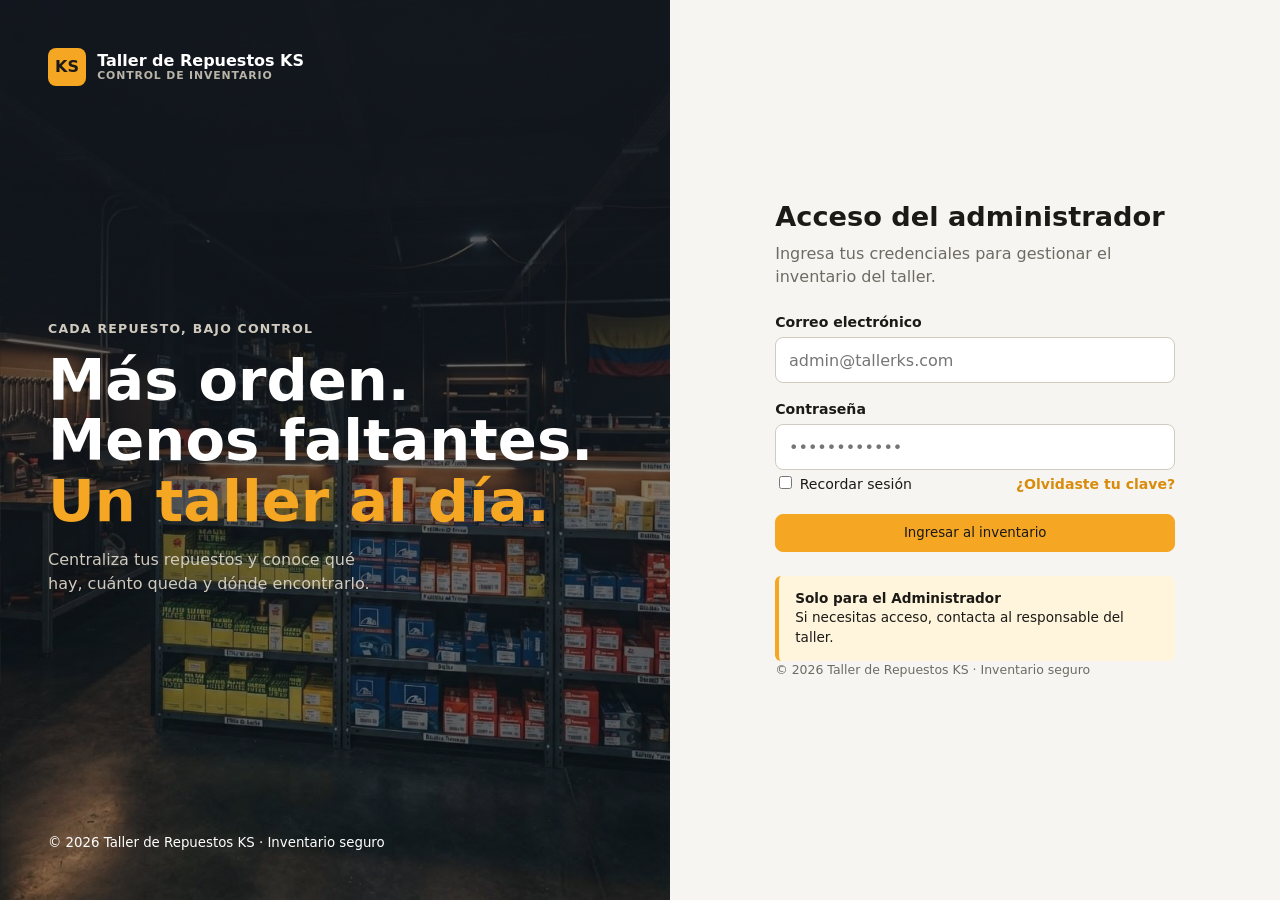
<file: index.html>
<!DOCTYPE html>
<html lang="es">
<head>
<meta charset="UTF-8">
<meta http-equiv="refresh" content="0; url=Proyecto_PW/">
<title>Taller de Repuestos KS</title>
</head>
<body>
<p>Redirigiendo… <a href="Proyecto_PW/">Entrar a la aplicación</a></p>
</body>
</html>
</file>
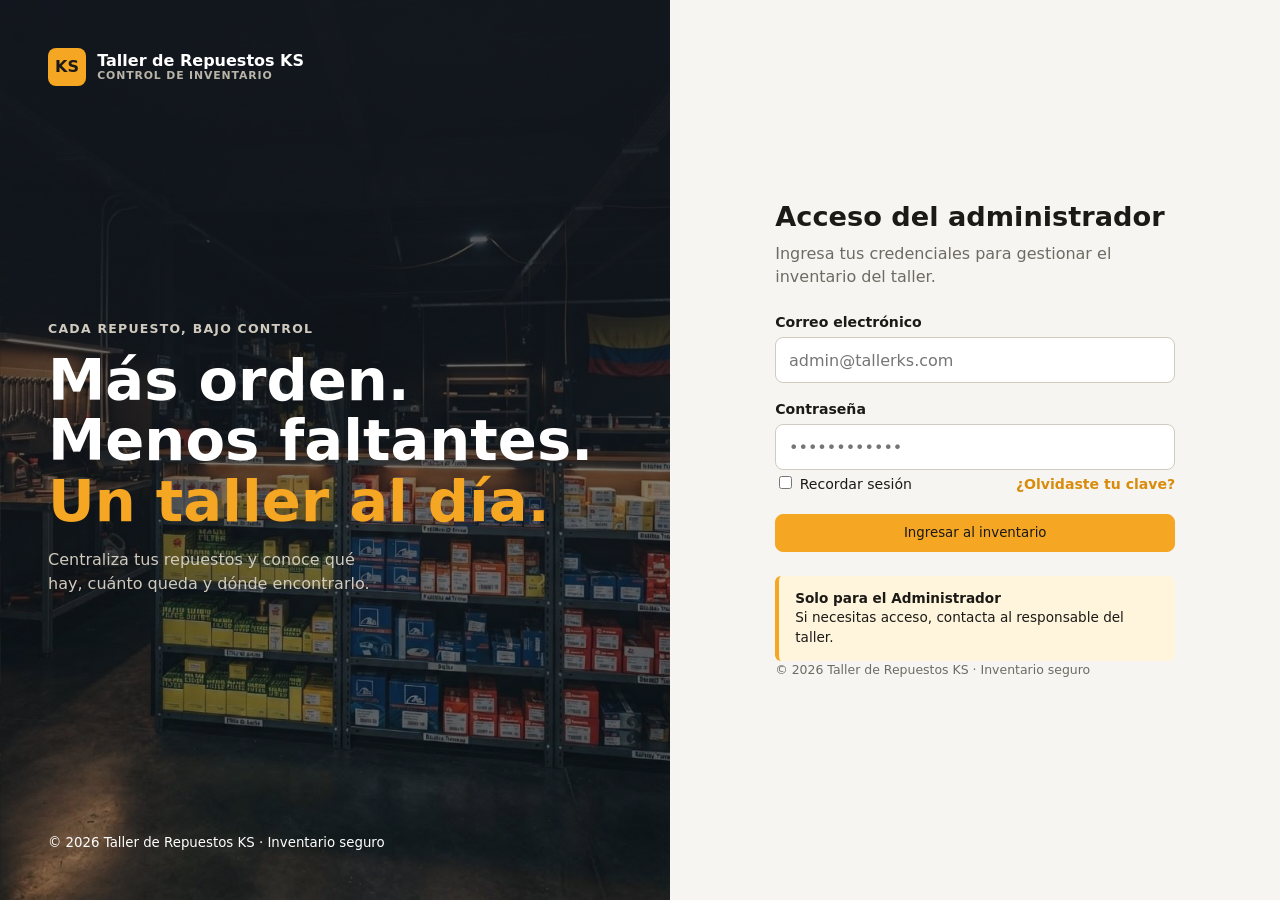
<file: Proyecto_PW/index.html>
<!DOCTYPE html>
<html lang="es">
    <head>
        <meta charset="utf-8">
        <meta name="viewport" content="width=device-width,initial-scale=1">
<title>Acceso · Taller de Repuestos KS</title>
<link rel="stylesheet" href="css/styles.css">
</head>
<body>
    <div class="login">
        <section class="login-hero">
            <div class="logo"><b>KS</b>
                <span>Taller de Repuestos KS<small>CONTROL DE INVENTARIO</small>
                </span>
            </div>
<div>
    <p class="kicker">CADA REPUESTO, BAJO CONTROL</p>
    <h1>Más orden.<br>Menos faltantes.<br>
        <em>Un taller al día.</em>
    </h1>
        <p>Centraliza tus repuestos y conoce qué hay, cuánto queda y dónde encontrarlo.</p>
    </div>
<small>© 2026 Taller de Repuestos KS · Inventario seguro</small>
</section>
<section class="login-panel">
    <div class="login-box"><div class="logo"><b>KS</b>
        <span>Taller de Repuestos KS<small>CONTROL DE INVENTARIO</small>
        </span>
    </div>
<h2>Acceso del administrador</h2>
<p>Ingresa tus credenciales para gestionar el inventario del taller.</p>
<div class="alert error" id="formError" role="alert" hidden></div>
<form id="loginForm" novalidate>
<div class="field"><label for="email">Correo electrónico</label>
    <input id="email" type="email" placeholder="admin@tallerks.com" autocomplete="username">
    <div class="err" role="alert"></div>
</div>
<div class="field" style="margin-top:1rem">
    <label for="pass">Contraseña</label>
    <input id="pass" type="password" placeholder="••••••••••••" autocomplete="current-password"><div class="err" role="alert">
 </div>
</div>
<div class="row-between"><label>
    <input type="checkbox" style="width:auto"> Recordar sesión</label>
    <a href="#" id="forgot">¿Olvidaste tu clave?</a>
</div>
<button class="btn primary block" type="submit">Ingresar al inventario</button>
</form>
<div class="notice"><b>Solo para el Administrador</b>
    <br>Si necesitas acceso, contacta al responsable del taller.</div>
<div class="login-banner" role="img" aria-label="Estantes del Taller de Repuestos KS"><span>Más orden. Menos faltantes.</span></div>
<p class="foot">© 2026 Taller de Repuestos KS · Inventario seguro</p></div>
</section>
</div>
<script src="js/modelo/validaciones.js"></script>
<script src="js/vista/comunVista.js"></script>
<script src="js/vista/loginVista.js"></script>
<script src="js/controlador/loginControlador.js"></script>
</body>
</html>
</file>
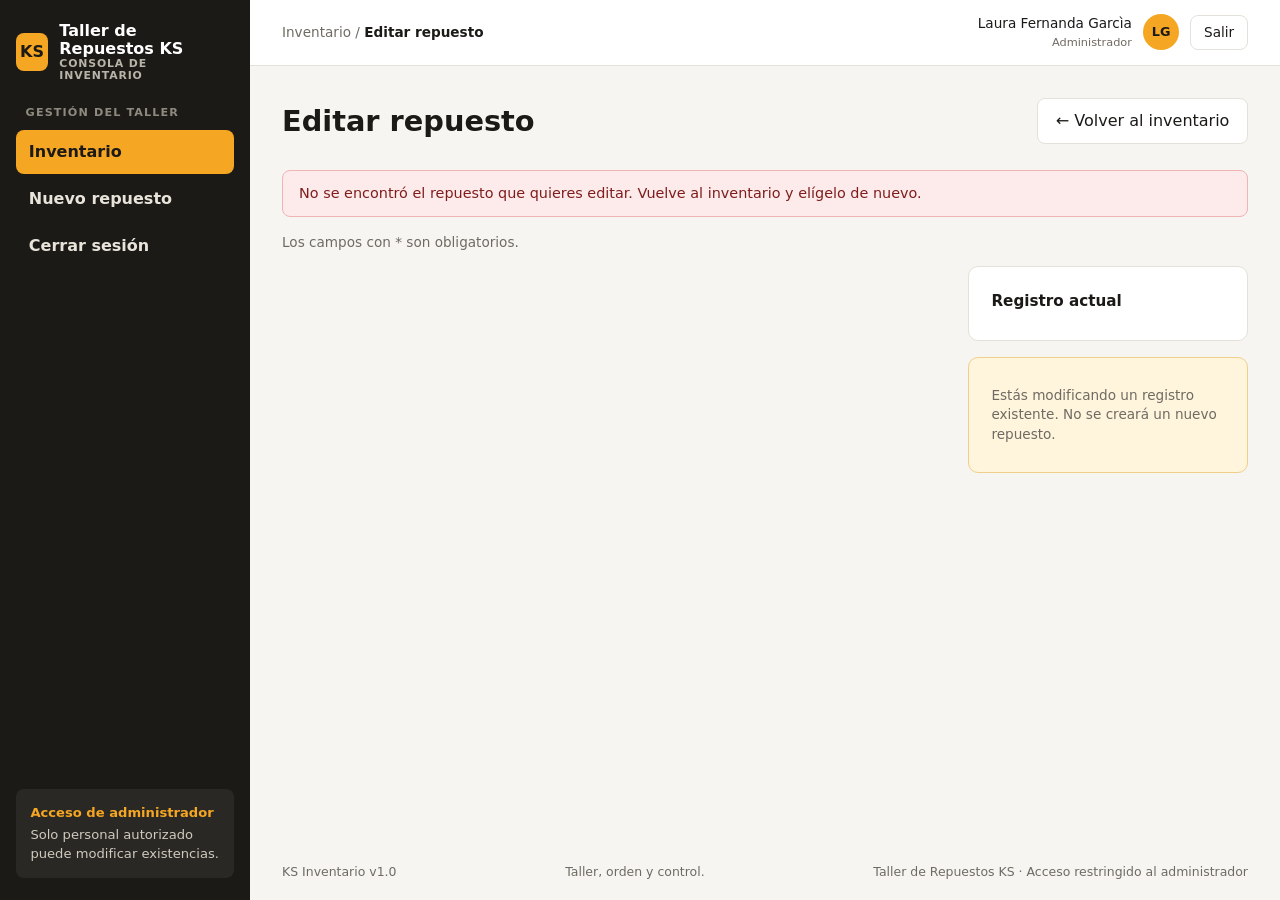
<file: Proyecto_PW/editar.html>
<!DOCTYPE html>
<html lang="es">
    <head>
        <meta charset="utf-8"><meta name="viewport" content="width=device-width,initial-scale=1">
<title>Editar repuesto · Taller de Repuestos KS</title>
<link rel="stylesheet" href="css/styles.css">
</head>
<body>
    <div class="app">
<aside class="sidebar" id="sidebar">
    <div class="logo">
        <b>KS</b>
        <span>Taller de Repuestos KS
            <small>CONSOLA DE INVENTARIO</small>
        </span>
    </div>
<nav aria-label="Principal">
    <h3>GESTIÓN DEL TALLER</h3>
    <a href="inventario.html" class="active" aria-current="page">Inventario</a>
    <a href="nuevo.html">Nuevo repuesto</a>
    <a href="index.html" class="logout">Cerrar sesión</a>
</nav>
<div class="side-note">
    <b>Acceso de administrador</b>Solo personal autorizado puede modificar existencias.
</div>
</aside>
<div class="main">
    <header class="topbar">
        <div style="display:flex;align-items:center;gap:.8rem">
            <button class="menu-btn" id="menuBtn" aria-label="Abrir menú" aria-expanded="false">☰</button>
            <div class="crumbs">Inventario / 
                <b>Editar repuesto</b>
            </div>
        </div>
<div class="user">
    <div>Laura Fernanda Garcìa
        <small>Administrador</small>
    </div>
    <span class="avatar">LG</span>
    <a class="btn logout-btn" href="index.html">Salir</a>
</div>
</header>
<main class="content">
    <div class="page-head"><div>
        <p class="kicker" id="modoEdicion"></p>
        <h1>Editar repuesto</h1>
        <p id="subtituloEdicion"></p>
    </div>
    <a class="btn" href="inventario.html">← Volver al inventario</a>
</div>
<div class="alert error" id="formError" role="alert" hidden></div>
<div class="alert ok" id="formOk" role="status" hidden></div>
<p style="color:var(--mut);font-size:.85rem">Los campos con * son obligatorios.</p>
<div class="form-grid"><div>
    <form id="partForm" data-mode="editar" novalidate>
<div class="card">
    <h2>Identificación y compatibilidad</h2>
    <p>Datos para encontrar el repuesto correcto.</p>
    <div class="cols">
<div class="field">
    <label for="sku">Código / SKU *</label>
    <input id="sku" name="sku" placeholder="Ej. FIL-007" data-rule="req" readonly>
    <div class="hint">Código único del repuesto existente.</div>
    <div class="err" id="sku-err" role="alert" data-default="El SKU es obligatorio."></div>
</div>
<div class="field">
    <label for="nombre">Nombre del repuesto *</label>
    <input id="nombre" name="nombre" placeholder="Ej. Filtro de aceite" data-rule="req">
    <div class="hint">&nbsp;</div>
    <div class="err" id="nombre-err" role="alert" data-default="El nombre es obligatorio. Escribe el nombre del repuesto."></div>
</div>
<div class="field">
    <label for="categoria">Categoría *</label>
    <select id="categoria" name="categoria" data-rule="req">
        <option value="">Selecciona una categoría</option>
        <option>Filtros</option>
        <option>Frenos</option>
        <option>Encendido</option>
        <option>Suspensión</option>
        <option>Motor</option>
    </select>
    <div class="hint">&nbsp;</div>
    <div class="err" data-default="Selecciona una categoría.">Selecciona una categoría.</div>
</div>
<div class="field">
    <label for="marca">Marca *</label>
    <input id="marca" name="marca" placeholder="Ej. Bosch" data-rule="req">
    <div class="hint">&nbsp;</div>
    <div class="err" id="marca-err" role="alert" data-default="La marca es obligatoria."></div>
</div>
<div class="field full">
    <label for="comp">Compatibilidad vehicular *</label>
    <input id="comp" name="comp" placeholder="Ej. Renault Logan 1.6 2010–2020" data-rule="req">
    <div class="hint">Indica modelo, motorización y años compatibles.</div>
    <div class="err" id="comp-err" role="alert" data-default="Indica el vehículo compatible."></div>
</div>
</div>
</div>
<div class="card">
    <h2>Precio y existencias</h2>
    <p>Controla cantidades, mínimos y ubicación.</p>
    <div class="cols">
<div class="field">
    <label for="precio">Precio de venta (COP) *</label>
    <input id="precio" name="precio" placeholder="Ej. 38.000" data-rule="price">
    <div class="hint">Pesos colombianos, sin decimales.</div>
    <div class="err" id="precio-err" role="alert" data-default="Ingresa un valor numérico mayor que 0. Ejemplo: 38000."></div>
</div>
<div class="field">
    <label for="cant">Cantidad disponible *</label>
    <input id="cant" name="cant" placeholder="Ej. 18" data-rule="int">
    <div class="hint">Unidades físicas disponibles.</div>
    <div class="err" id="cant-err" role="alert" data-default="La cantidad no puede ser negativa. Usa un entero de 0 o más."></div>
</div>
<div class="field">
    <label for="min">Stock mínimo *</label>
    <input id="min" name="min" placeholder="Ej. 5" data-rule="int">
    <div class="hint">Umbral para alertar sobre faltantes.</div>
    <div class="err" id="min-err" role="alert" data-default="Ingresa un entero de 0 o más."></div>
</div>
<div class="field">
    <label for="ubi">Ubicación en el taller *</label>
    <input id="ubi" name="ubi" placeholder="Ej. Estante A-02" data-rule="req">
    <div class="hint">&nbsp;</div>
    <div class="err" id="ubi-err" role="alert" data-default="Indica dónde está guardado el repuesto."></div>
</div>
</div>
</div>
<div class="card">
    <h2>Abastecimiento y detalle</h2>
    <p>Información de apoyo para la reposición.</p>
<div class="field">
    <label for="prov">Proveedor *</label>
    <input id="prov" name="prov" placeholder="Ej. Autopartes Andina" data-rule="req">
    <div class="hint">&nbsp;</div>
    <div class="err" id="prov-err" role="alert" data-default="El proveedor es obligatorio."></div>
</div>
<div class="field" style="margin-top:1rem">
    <label for="foto">Foto del repuesto</label>
    <input type="file" id="foto" name="foto" accept="image/*">
    <div class="hint">Opcional. JPG o PNG; se recomienda una imagen cuadrada.</div>
    <img id="preview" class="thumb" alt="Foto actual del repuesto" style="margin-top:.6rem;width:96px;height:96px">
</div>
<div class="field" style="margin-top:1rem">
    <label for="desc">Descripción</label>
    <textarea id="desc" name="desc" placeholder="Referencia técnica, características y recomendaciones…"></textarea>
</div>
</div>
<div class="actions">
    <a class="btn" href="inventario.html">Cancelar</a>
    <button class="btn primary" type="submit">Guardar cambios</button>
</div>
</form>
</div>
<aside class="aside">
    <div class="card">
        <h3>Registro actual</h3>
        <p id="resumenIdentidad"></p>
        <p id="resumenExistencias"></p>
    </div>
    <div class="card tip">
                <p>Estás modificando un registro existente. No se creará un nuevo repuesto.</p>
            </div>
        </aside>
    </div>
</main>
<footer class="footer">
    <span>KS Inventario v1.0</span>
    <span>Taller, orden y control.</span>
    <span>Taller de Repuestos KS · Acceso restringido al administrador</span>
</footer>
</div>
</div>
<script src="js/modelo/validaciones.js"></script>
<script src="js/modelo/repuestoModelo.js"></script>
<script src="js/modelo/fotoModelo.js"></script>
<script src="js/vista/comunVista.js"></script>
<script src="js/vista/formularioVista.js"></script>
<script src="js/controlador/menuControlador.js"></script>
<script src="js/controlador/formularioControlador.js"></script>
</body>
</html>
</file>
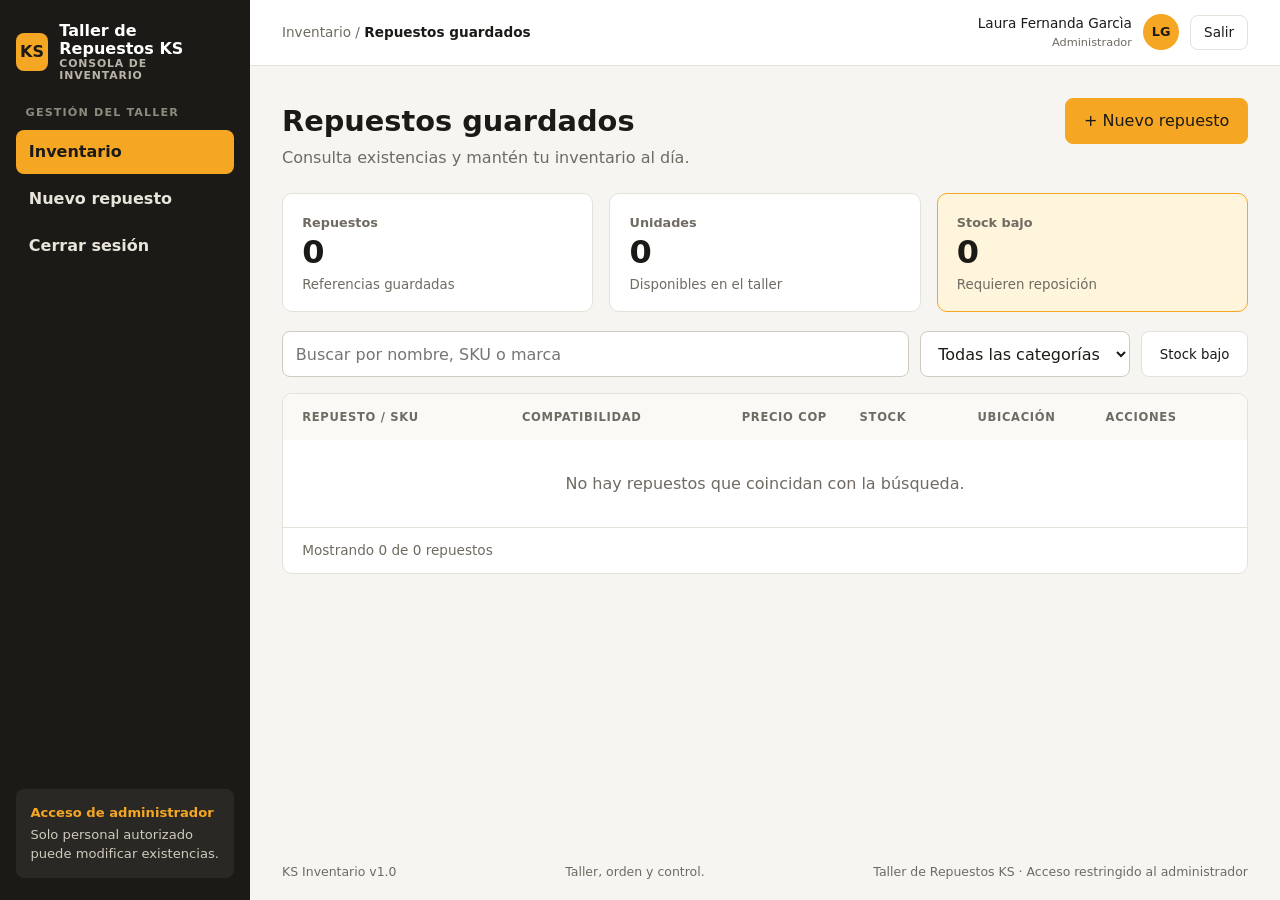
<file: Proyecto_PW/inventario.html>
<!DOCTYPE html>
<html lang="es">
    <head>
        <meta charset="utf-8"><meta name="viewport" content="width=device-width,initial-scale=1">
<title>Repuestos guardados · Taller de Repuestos KS</title>
<link rel="stylesheet" href="css/styles.css">

</head>
<body>
    <div class="app">
<aside class="sidebar" id="sidebar">
    <div class="logo"><b>KS</b>
        <span>Taller de Repuestos KS<small>CONSOLA DE INVENTARIO</small>
        </span>
    </div>
<nav aria-label="Principal">
    <h3>GESTIÓN DEL TALLER</h3>
    <a href="inventario.html" class="active" aria-current="page">Inventario</a>
    <a href="nuevo.html">Nuevo repuesto</a>
    <a href="index.html" class="logout">Cerrar sesión</a>
</nav>
<div class="side-note"><b>Acceso de administrador</b>Solo personal autorizado puede modificar existencias.</div>
</aside>
<div class="main">
    <header class="topbar">
        <div style="display:flex;align-items:center;gap:.8rem">
        <button class="menu-btn" id="menuBtn" aria-label="Abrir menú" aria-expanded="false">☰</button>
        <div class="crumbs">Inventario / <b>Repuestos guardados</b>
        </div>
    </div>
<div class="user">
    <div>Laura Fernanda Garcìa<small>Administrador</small>
</div>
<span class="avatar">LG</span>
    <a class="btn logout-btn" href="index.html">Salir</a>
</div>
</header>
<main class="content">
    <div class="page-head"><div>
        <h1>Repuestos guardados</h1>
        <p>Consulta existencias y mantén tu inventario al día.</p>
    </div><a class="btn primary" href="nuevo.html">+ Nuevo repuesto</a>
</div>
<section class="stats" aria-label="Resumen">
    <div class="stat">
        <span>Repuestos</span>
        <strong id="stRef">0</strong>
        <small>Referencias guardadas</small>
    </div>
<div class="stat"><span>Unidades</span>
    <strong id="stUni">0</strong>
    <small>Disponibles en el taller</small>
</div>
<div class="stat warn">
    <span>Stock bajo</span>
    <strong id="stLow">0</strong>
    <small>Requieren reposición</small>
</div>
</section>
<div class="alert" id="lowAlert">2 repuestos están por debajo del stock mínimo. Revisa frenos y suspensión.</div>
<div class="filters">
    <input type="search" id="q" placeholder="Buscar por nombre, SKU o marca" aria-label="Buscar">
    <select id="cat" aria-label="Categoría">
        <option value="">Todas las categorías</option>
        <option>Encendido</option>
        <option>Filtros</option>
        <option>Frenos</option>
        <option>Motor</option>
        <option>Suspensión</option>
    </select>
    <button class="btn toggle" id="lowBtn" type="button" aria-pressed="false">Stock bajo</button>
</div>
<div class="table" id="table">
    <div class="tr th">
        <div>REPUESTO / SKU</div>
    <div>COMPATIBILIDAD</div>
    <div>PRECIO COP</div>
    <div>STOCK</div>
    <div>UBICACIÓN</div>
    <div>ACCIONES</div>
</div>

<div class="empty" id="empty" hidden>No hay repuestos que coincidan con la búsqueda.
</div>
<div class="tfoot" id="count">Mostrando 0 de 0 repuestos</div>
</div>
<div class="overlay" id="modal" role="dialog" aria-modal="true" aria-labelledby="mTitle">
    <div class="modal">
        <h2 id="mTitle">¿Eliminar este repuesto?</h2>
<p>Se retirará del inventario el siguiente registro y sus existencias asociadas.</p>
<div class="pick" id="mInfo"></div>
<p class="warn">Esta acción es permanente y no se puede deshacer. Verifica el SKU antes de confirmar.</p>
<div class="actions">
    <button class="btn" type="button" id="mCancel">Cancelar</button>
    <button class="btn danger" type="button" id="mOk">Confirmar eliminación</button>
</div>
</div>
</div>
</main>
<footer class="footer"><span>KS Inventario v1.0</span>
    <span>Taller, orden y control.</span>
    <span>Taller de Repuestos KS · Acceso restringido al administrador</span>
</footer>
</div>
</div>
<script src="js/modelo/repuestoModelo.js"></script>
<script src="js/vista/comunVista.js"></script>
<script src="js/vista/inventarioVista.js"></script>
<script src="js/controlador/menuControlador.js"></script>
<script src="js/controlador/inventarioControlador.js"></script>
</body>
</html>
</file>
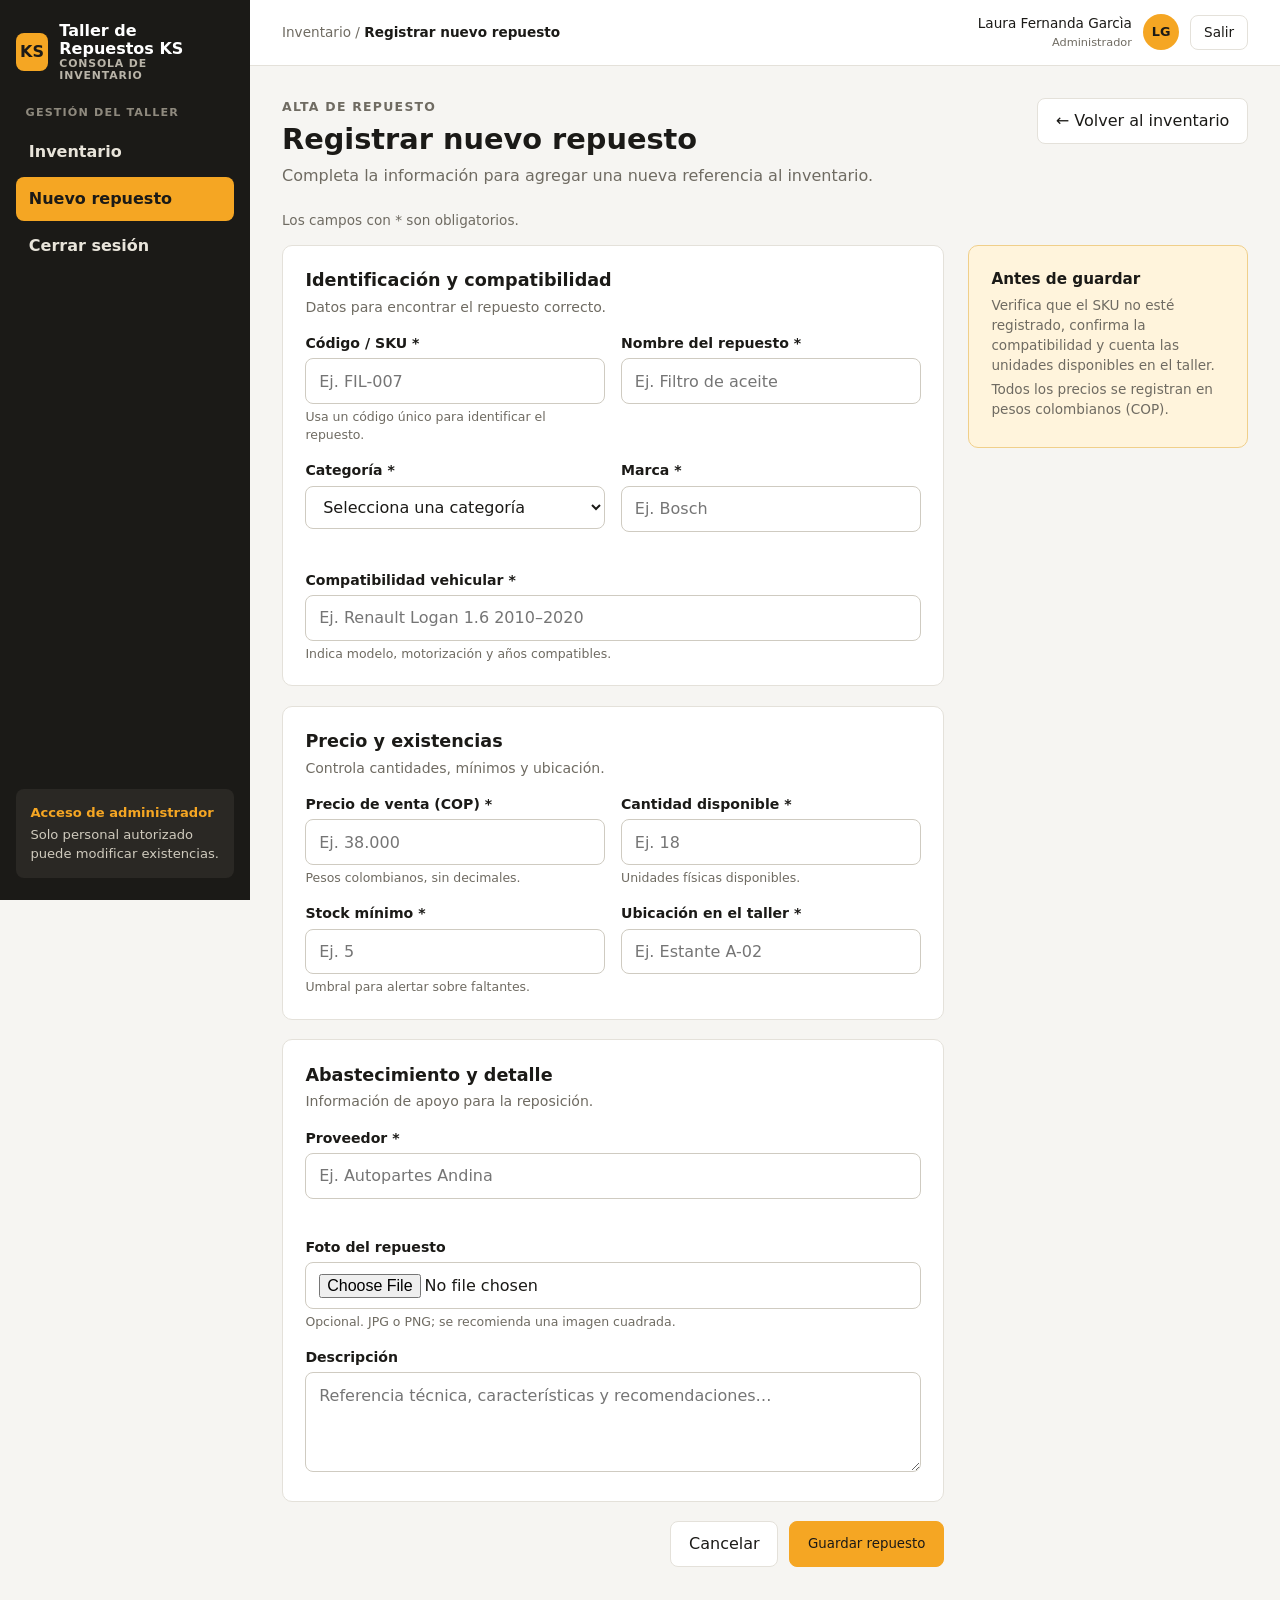
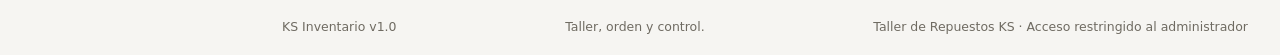
<file: Proyecto_PW/nuevo.html>
<!DOCTYPE html>
<html lang="es">
    <head>
        <meta charset="utf-8"><meta name="viewport" content="width=device-width,initial-scale=1">
<title>Nuevo repuesto · Taller de Repuestos KS</title>
<link rel="stylesheet" href="css/styles.css">
</head>
<body>
    <div class="app">
<aside class="sidebar" id="sidebar"><div class="logo"><b>KS</b>
    <span>Taller de Repuestos KS<small>CONSOLA DE INVENTARIO</small>
    </span>
</div>
<nav aria-label="Principal"><h3>GESTIÓN DEL TALLER</h3>
    <a href="inventario.html">Inventario</a>
    <a href="nuevo.html" class="active" aria-current="page">Nuevo repuesto</a>
    <a href="index.html" class="logout">Cerrar sesión</a>
</nav>
<div class="side-note"><b>Acceso de administrador</b>Solo personal autorizado puede modificar existencias.</div>
</aside>
<div class="main">
    <header class="topbar">
        <div style="display:flex;align-items:center;gap:.8rem">
            <button class="menu-btn" id="menuBtn" aria-label="Abrir menú" aria-expanded="false">☰</button>
            <div class="crumbs">Inventario / <b>Registrar nuevo repuesto</b>
            </div>
        </div>
<div class="user">
    <div>Laura Fernanda Garcìa<small>Administrador</small>
    </div>
    <span class="avatar">LG</span>
    <a class="btn logout-btn" href="index.html">Salir</a>
</div>
</header>
<main class="content">
    <div class="page-head"><div>
        <p class="kicker">ALTA DE REPUESTO</p>
        <h1>Registrar nuevo repuesto</h1>
        <p>Completa la información para agregar una nueva referencia al inventario.</p>
    </div>
    <a class="btn" href="inventario.html">← Volver al inventario</a>
</div>
<div class="alert error" id="formError" role="alert" hidden></div>
<div class="alert ok" id="formOk" role="status" hidden></div>
<p style="color:var(--mut);font-size:.85rem">Los campos con * son obligatorios.</p>
<div class="form-grid">
    <div>
        <form id="partForm" data-mode="nuevo" novalidate>
<div class="card">
    <h2>Identificación y compatibilidad</h2>
    <p>Datos para encontrar el repuesto correcto.</p>
    <div class="cols">
<div class="field">
    <label for="sku">Código / SKU *</label>
    <input id="sku" name="sku" placeholder="Ej. FIL-007" data-rule="req">
    <div class="hint">Usa un código único para identificar el repuesto.</div>
    <div class="err" id="sku-err" role="alert" data-default="El SKU es obligatorio.">
    </div>
</div>
<div class="field">
    <label for="nombre">Nombre del repuesto *</label>
    <input id="nombre" name="nombre" placeholder="Ej. Filtro de aceite" data-rule="req">
    <div class="hint">&nbsp;</div>
    <div class="err" id="nombre-err" role="alert" data-default="El nombre es obligatorio. Escribe el nombre del repuesto."></div>
</div>
<div class="field">
    <label for="categoria">Categoría *</label>
    <select id="categoria" name="categoria" data-rule="req">
        <option value="">Selecciona una categoría</option>
        <option>Filtros</option>
        <option>Frenos</option>
        <option>Encendido</option>
        <option>Suspensión</option>
        <option>Motor</option>
    </select>
    <div class="hint">&nbsp;</div>
    <div class="err" data-default="Selecciona una categoría.">Selecciona una categoría.</div>
</div>
<div class="field">
    <label for="marca">Marca *</label>
    <input id="marca" name="marca" placeholder="Ej. Bosch" data-rule="req">
    <div class="hint">&nbsp;</div>
    <div class="err" id="marca-err" role="alert" data-default="La marca es obligatoria."></div>
</div>
<div class="field full">
    <label for="comp">Compatibilidad vehicular *</label>
    <input id="comp" name="comp" placeholder="Ej. Renault Logan 1.6 2010–2020" data-rule="req">
    <div class="hint">Indica modelo, motorización y años compatibles.</div>
    <div class="err" id="comp-err" role="alert" data-default="Indica el vehículo compatible."></div>
</div>
</div>
</div>
<div class="card">
    <h2>Precio y existencias</h2>
    <p>Controla cantidades, mínimos y ubicación.</p>
    <div class="cols">
<div class="field">
    <label for="precio">Precio de venta (COP) *</label>
    <input id="precio" name="precio" placeholder="Ej. 38.000" data-rule="price">
    <div class="hint">Pesos colombianos, sin decimales.</div>
    <div class="err" id="precio-err" role="alert" data-default="Ingresa un valor numérico mayor que 0. Ejemplo: 38000."></div>
</div>
<div class="field">
    <label for="cant">Cantidad disponible *</label>
    <input id="cant" name="cant" placeholder="Ej. 18" data-rule="int">
    <div class="hint">Unidades físicas disponibles.</div>
    <div class="err" id="cant-err" role="alert" data-default="La cantidad no puede ser negativa. Usa un entero de 0 o más."></div>
</div>
<div class="field">
    <label for="min">Stock mínimo *</label>
    <input id="min" name="min" placeholder="Ej. 5" data-rule="int">
    <div class="hint">Umbral para alertar sobre faltantes.</div>
    <div class="err" id="min-err" role="alert" data-default="Ingresa un entero de 0 o más."></div>
</div>
<div class="field">
    <label for="ubi">Ubicación en el taller *</label>
    <input id="ubi" name="ubi" placeholder="Ej. Estante A-02" data-rule="req">
    <div class="hint">&nbsp;</div>
    <div class="err" id="ubi-err" role="alert" data-default="Indica dónde está guardado el repuesto."></div>
</div>
</div>
</div>
<div class="card">
    <h2>Abastecimiento y detalle</h2>
    <p>Información de apoyo para la reposición.</p>
<div class="field">
    <label for="prov">Proveedor *</label>
    <input id="prov" name="prov" placeholder="Ej. Autopartes Andina" data-rule="req">
    <div class="hint">&nbsp;</div>
    <div class="err" id="prov-err" role="alert" data-default="El proveedor es obligatorio."></div>
</div>
<div class="field" style="margin-top:1rem">
    <label for="foto">Foto del repuesto</label>
    <input type="file" id="foto" name="foto" accept="image/*">
    <div class="hint">Opcional. JPG o PNG; se recomienda una imagen cuadrada.</div>
    <img id="preview" class="thumb" alt="Vista previa de la foto" hidden style="margin-top:.6rem;width:96px;height:96px">
</div>
<div class="field" style="margin-top:1rem">
    <label for="desc">Descripción</label>
    <textarea id="desc" name="desc" placeholder="Referencia técnica, características y recomendaciones…"></textarea>
</div>
</div>
<div class="actions">
    <a class="btn" href="inventario.html">Cancelar</a>
    <button class="btn primary" type="submit">Guardar repuesto</button>
</div>
</form>
</div>
<aside class="aside">
    <div class="card tip">
        <h3>Antes de guardar</h3>
        <p>Verifica que el SKU no esté registrado, confirma la compatibilidad y cuenta las unidades disponibles en el taller.</p>
        <p>Todos los precios se registran en pesos colombianos (COP).</p>
    </div>
</aside>
</div>
</main>
<footer class="footer">
    <span>KS Inventario v1.0</span>
    <span>Taller, orden y control.</span>
    <span>Taller de Repuestos KS · Acceso restringido al administrador</span>
</footer>
</div>
</div>
<script src="js/modelo/validaciones.js"></script>
<script src="js/modelo/repuestoModelo.js"></script>
<script src="js/modelo/fotoModelo.js"></script>
<script src="js/vista/comunVista.js"></script>
<script src="js/vista/formularioVista.js"></script>
<script src="js/controlador/menuControlador.js"></script>
<script src="js/controlador/formularioControlador.js"></script>
</body>
</html>
</file>
<file: Proyecto_PW/css/styles.css>
:root{--ink:#1b1a17;
    --ink2:#2a2824;
    --amber:#f5a623;
    --amber-d:#d98c0c;
    --amber-l:#fff4dc;
    --bg:#f6f5f2;
    --card:#fff;
    --line:#e4e1da;
    --mut:#6f6b62;
    --red:#c62828;
    --red-l:#fdeaea;
    --green:#2e7d32;
    --green-l:#e6f4e7;
    --r:10px}
*{box-sizing:border-box}
body{margin:0;
    font-family:"Segoe UI",system-ui,-apple-system,Roboto,sans-serif;
    background:var(--bg);
    color:var(--ink);line-height:1.45}
a{color:inherit;text-decoration:none}
:focus-visible{outline:3px solid var(--amber);outline-offset:2px}
.logo{display:flex;align-items:center;gap:.7rem}
.logo b{display:grid;
    place-items:center;
    width:38px;
    height:38px;
    border-radius:8px;
    background:var(--amber);
    color:var(--ink);
    font-weight:800}
.logo span{font-weight:700;line-height:1.1}
.logo small{display:block;
    font-size:.68rem;
    letter-spacing:.08em;
    color:var(--mut);
    font-weight:600}
/* botones */
.btn{display:inline-flex;
    align-items:center;
    justify-content:center;
    gap:.4rem;
    border:1px solid var(--line);
    background:#fff;
    color:var(--ink);
    padding:.65rem 1.1rem;
    border-radius:8px;
    font:600 .92rem inherit;
    font-family:inherit;
    cursor:pointer}
.btn:hover{border-color:var(--ink)}
.btn.primary{background:var(--amber);
    border-color:var(--amber);
    color:var(--ink)}
    .btn.primary:hover{background:var(--amber-d);
        border-color:var(--amber-d)}
.btn.danger{background:var(--red);
    border-color:var(--red);
    color:#fff}
.btn.block{width:100%}
/* login */
.login{display:grid;
    grid-template-columns:1.1fr 1fr;
    min-height:100vh}
.login-hero{background:var(--ink);
    color:#fff;
    padding:3rem;
    display:flex;
    flex-direction:column;
    justify-content:space-between;
    background-image:repeating-linear-gradient(135deg,transparent 0 22px,rgba(245,166,35,.06) 22px 24px)}
.login-hero .logo small{color:#b9b4a8}
.login-hero h1{font-size:clamp(2.2rem,4.5vw,3.6rem);
    line-height:1.05;
    margin:.5rem 0 1rem}
.login-hero h1 em{font-style:normal;
    color:var(--amber)}
.login-hero p{color:#cfcabd;
    max-width:34ch}
.kicker{color:var(--amber);
    font-size:.78rem;
    font-weight:700;
    letter-spacing:.1em}
.login-panel{display:flex;
    align-items:center;
    justify-content:center;
    padding:2rem}
.login-box{width:100%;
    max-width:400px}
.login-box .logo{display:none;
    margin-bottom:1.5rem}
.login-box h2{margin:0 0 .3rem;
    font-size:1.7rem}
.login-box>p{color:var(--mut);
    margin:0 0 1.5rem}
.row-between{display:flex;
    justify-content:space-between;
    align-items:center;
    gap:.5rem;
    margin:.2rem 0 1.2rem;
    font-size:.88rem}
.row-between a{color:var(--amber-d);
    font-weight:600}
.notice{margin-top:1.5rem;
    background:var(--amber-l);
    border-left:4px solid var(--amber);
    padding:.8rem 1rem;
    border-radius:6px;
    font-size:.85rem}
.foot{font-size:.78rem;color:var(--mut);margin-top:1.5rem}
/* layout app */
.app{display:grid;
    grid-template-columns:250px 1fr;
    min-height:100vh}
.sidebar{background:var(--ink);
    color:#fff;padding:1.4rem 1rem;
    display:flex;
    flex-direction:column;
    gap:1.5rem;
    position:sticky;
    top:0;height:100vh}
.sidebar .logo small{color:#b9b4a8}
.sidebar h3{margin:0 0 .5rem .6rem;
    font-size:.7rem;
    letter-spacing:.1em;
    color:#8f8a7e}
.sidebar nav a{display:block;padding:.65rem .8rem;
    border-radius:8px;
    color:#e8e4da;
    font-weight:600;
    margin-bottom:.2rem}
.sidebar nav a:hover{background:var(--ink2)}
.sidebar nav a.active{background:var(--amber);
    color:var(--ink)}
.sidebar .side-note{margin-top:auto;
    background:var(--ink2);
    border-radius:8px;padding:.9rem;
    font-size:.82rem;
    color:#cfcabd}
.side-note b{display:block;
    color:var(--amber);
    margin-bottom:.2rem}
.main{min-width:0;
    display:flex;
    flex-direction:column}
.topbar{display:flex;
    align-items:center;
    justify-content:space-between;
    gap:1rem;
    padding:.9rem 2rem;
    background:#fff;
    border-bottom:1px solid var(--line)}
.crumbs{font-size:.85rem;
    color:var(--mut)}
    .crumbs b{color:var(--ink)}
.user{display:flex;
    align-items:center;
    gap:.7rem;
    font-size:.85rem;
    text-align:right}
.user small{display:block;
    color:var(--mut)}
.avatar{display:grid;
    place-items:center;
    width:36px;height:36px;
    border-radius:50%;
    background:var(--amber);
    font-weight:700;
    font-size:.8rem}
.menu-btn{display:none;
    background:none;
    border:1px solid var(--line);
    border-radius:8px;
    padding:.45rem .7rem;
    font-size:1.1rem;
    cursor:pointer}
.content{padding:2rem;
    max-width:1200px;
    width:100%}
.page-head{display:flex;
    justify-content:space-between;
    align-items:flex-start;
    gap:1rem;
    flex-wrap:wrap;
    margin-bottom:1.5rem}
.page-head h1{margin:.2rem 0;
    font-size:1.8rem}
    .page-head p{margin:0;
        color:var(--mut)}
.footer{margin-top:auto;
    padding:1.2rem 2rem;
    font-size:.78rem;
    color:var(--mut);
    display:flex;
    justify-content:space-between;
    flex-wrap:wrap;
    gap:.5rem}
/* stats */
.stats{display:grid;
    grid-template-columns:repeat(3,1fr);
    gap:1rem;
    margin-bottom:1.2rem}
.stat{background:var(--card);
    border:1px solid var(--line);
    border-radius:var(--r);
    padding:1rem 1.2rem}
.stat span{font-size:.8rem;color:var(--mut);
    font-weight:600}.stat strong{display:block;
        font-size:2rem;line-height:1.2}
        .stat small{color:var(--mut)}
.stat.warn{border-color:var(--amber);
    background:var(--amber-l)}
.alert{background:var(--amber-l);
    border:1px solid #f0cf8a;
    padding:.75rem 1rem;
    border-radius:8px;
    margin-bottom:1rem;
    font-size:.9rem}
.alert.error{background:var(--red-l);
    border-color:#f0b4b4;color:#7f1d1d}
.alert.ok{background:var(--green-l);
    border-color:#b6dcb8;
    color:#1b5e20}
.alert[hidden]{display:none}
/* filtros */
.filters{display:flex;
    gap:.7rem;
    flex-wrap:wrap;
    margin-bottom:1rem}
.filters input{flex:1 1 240px}
input,select,textarea{width:100%;
    padding:.65rem .8rem;
    border:1px solid #cfcbc1;
    border-radius:8px;
    font:inherit;
    background:#fff;
    color:var(--ink)}
.filters select{width:auto}
.btn.toggle[aria-pressed=true]{background:var(--ink);
    color:#fff;
    border-color:var(--ink)}
/* tabla */
.table{background:var(--card);
    border:1px solid var(--line);
    border-radius:var(--r);
    overflow:hidden}
.tr{display:grid;
    grid-template-columns:2fr 2fr 1fr 1fr 1.1fr 1.2fr;gap:1rem;
    align-items:center;padding:.9rem 1.2rem;
    border-top:1px solid var(--line)}
.tr.th{border-top:0;
    background:#faf9f6;
    font-size:.72rem;
    letter-spacing:.06em;
    color:var(--mut);
    font-weight:700}
.tr[hidden]{display:none}
.tr .lbl{display:none}
.name{font-weight:700}
.sku{font-size:.8rem;
    color:var(--mut)}
.badge{display:inline-block;
    font-size:.72rem;
    font-weight:700;
    padding:.12rem .5rem;
    border-radius:20px;
    background:var(--green-l);
    color:var(--green)}
.badge.low{background:var(--red-l);
    color:var(--red)}
.min{display:block;
    font-size:.78rem;
    color:var(--mut)}
.acts{display:flex;
    gap:.5rem}
.link{background:none;
    border:0;
    font:600 .88rem inherit;
    font-family:inherit;
    cursor:pointer;
    color:var(--ink);
    padding:.2rem .4rem;
    text-decoration:underline;
    text-decoration-color:var(--amber);
    text-underline-offset:3px}
.link.del{color:var(--red);
    text-decoration-color:var(--red)}
.empty{padding:2rem;
    text-align:center;
    color:var(--mut)}
.tfoot{padding:.8rem 1.2rem;
    border-top:1px solid var(--line);
    font-size:.85rem;
    color:var(--mut)}
/* formularios */
.form-grid{display:grid;
    grid-template-columns:1fr 280px;
    gap:1.5rem;
    align-items:start}
.card{background:var(--card);
    border:1px solid var(--line);
    border-radius:var(--r);
    padding:1.4rem;margin-bottom:1.2rem}
.card h2{margin:0;
    font-size:1.1rem}
    .card>p{margin:.2rem 0 1rem;
        color:var(--mut);
        font-size:.88rem}
.cols{display:grid;
    grid-template-columns:1fr 1fr;
    gap:1rem}
    .cols 
    .full{grid-column:1/-1}
.field label{display:block;
    font-weight:600;
    font-size:.88rem;
    margin-bottom:.3rem}
.field .hint{font-size:.78rem;
    color:var(--mut);
    margin-top:.25rem}
.field .err{display:none;
    font-size:.8rem;
    color:var(--red);
    margin-top:.25rem;
    font-weight:600}
.field.invalid input,
.field.invalid select,
.field.invalid textarea{border-color:var(--red);
    background:var(--red-l)}
.field.invalid 
.err{display:block}
.field.invalid 
.hint{display:none}
textarea{min-height:100px;
    resize:vertical}
.actions{display:flex;
    justify-content:flex-end;
    gap:.7rem;flex-wrap:wrap}
.aside
.card{margin-bottom:1rem}
.aside 
h3{margin:0 0 .4rem;
    font-size:.95rem}
    .aside 
    p{margin:.3rem 0;
        font-size:.85rem;
        color:var(--mut)}
.aside
 .tip{background:var(--amber-l);
    border-color:#f0cf8a}
/* modal */
.overlay{position:fixed;
    inset:0;background:rgba(20,18,14,.65);
    display:none;
    align-items:center;
    justify-content:center;
    padding:1rem;
    z-index:50}
.overlay.open{display:flex}
.modal{background:#fff;
    border-radius:12px;
    max-width:460px;
    width:100%;
    padding:1.5rem;
    box-shadow:0 20px 50px rgba(0,0,0,.35)}
.modal h2{margin:0 0 .4rem}
.modal p{color:var(--mut);
    margin:.3rem 0}
.modal 
.pick{background:var(--bg);
    border-radius:8px;
    padding:.8rem 1rem;
    margin:1rem 0;
    font-size:.88rem}
.modal 
.warn{color:var(--red);
    font-size:.85rem;
    font-weight:600}
.modal 
.actions{margin-top:1rem}
/* tableta */
@media(max-width:1000px){
 .app{grid-template-columns:1fr}
 .sidebar{position:fixed;
    left:0;top:0;
    width:260px;
    z-index:40;
    transform:translateX(-100%);
    transition:transform .25s}
 .sidebar.open{transform:none}
 .menu-btn{display:block}
 .topbar{padding:.8rem 1rem}
 .content{padding:1.2rem}
 .form-grid{grid-template-columns:1fr}
 .aside{order:2}
 .th{display:none}
 .table{background:none;
    border:0;
    display:grid;
    grid-template-columns:1fr 1fr;
    gap:1rem}
 .tr{grid-template-columns:1fr 1fr;
    background:var(--card);
    border:1px solid var(--line);
    border-radius:var(--r);
    padding:1rem}
 .tr>div:first-child,.tr>
 .acts{grid-column:1/-1}
 .tr .lbl{display:block;
    font-size:.7rem;
    color:var(--mut);
    font-weight:700;
    letter-spacing:.05em}
 .tfoot{grid-column:1/-1;
    border:0;padding:0}
}
/* celular */
@media(max-width:640px){
 .login{grid-template-columns:1fr}
 .login-hero{display:none}
 .login-box .logo{display:flex}
 .stats{grid-template-columns:repeat(3,1fr);
    gap:.5rem}.stat{padding:.7rem}
    .stat strong{font-size:1.5rem}
    .stat small{display:none}
 .table{grid-template-columns:1fr}
 .cols{grid-template-columns:1fr}
 .user div{display:none}
 .page-head .btn{width:100%}
 .actions .btn{flex:1}
 .footer{padding:1rem}
}
@media(prefers-reduced-motion:reduce){*{transition:none!important}}
/* ---- imagen del login y cerrar sesión ---- */
.login-box .sidebar nav a.logout{margin-top:.8rem;border:1px solid #4a463e;color:#ffb4b4}
.sidebar nav a.logout:hover{background:var(--red);border-color:var(--red);color:#fff}
.logout-btn{padding:.4rem .8rem;font-size:.85rem}
.sidebar{height:100vh;height:100dvh;overflow-y:auto}
@media(max-width:640px){
 .login-box  .login-panel{align-items:flex-start;padding:1.2rem}
 .filters select,.filters .btn{width:100%;flex:1 1 100%}
 .topbar{padding:.7rem .8rem;gap:.5rem}
 .user{gap:.5rem}
 .crumbs{font-size:.78rem}
 .row-between{flex-wrap:wrap}
}

/* ---- foto del taller en el login (como el diseño) ---- */
.login-hero{background-image:linear-gradient(180deg,rgba(20,24,32,.88) 0%,rgba(20,24,32,.55) 55%,rgba(20,24,32,.35) 100%),url("../images/taller-hero.jpg");background-size:cover;background-position:center bottom}
.login-banner{display:none}
@media(max-width:640px){
 .login-banner{display:flex;align-items:flex-end;height:150px;margin-top:1.5rem;padding:1rem;border-radius:12px;color:#fff;font-weight:700;font-size:1.05rem;
  background:linear-gradient(180deg,rgba(0,0,0,.05),rgba(0,0,0,.7)),url("../images/taller-banner.jpg") center/cover}
}

/* miniaturas de repuestos */
.item{display:flex;align-items:center;gap:.8rem}
.thumb{width:56px;height:56px;flex-shrink:0;object-fit:cover;border-radius:10px;border:1px solid var(--line);background:#faf9f6}
@media (max-width:640px){.thumb{width:64px;height:64px}}
</file>
